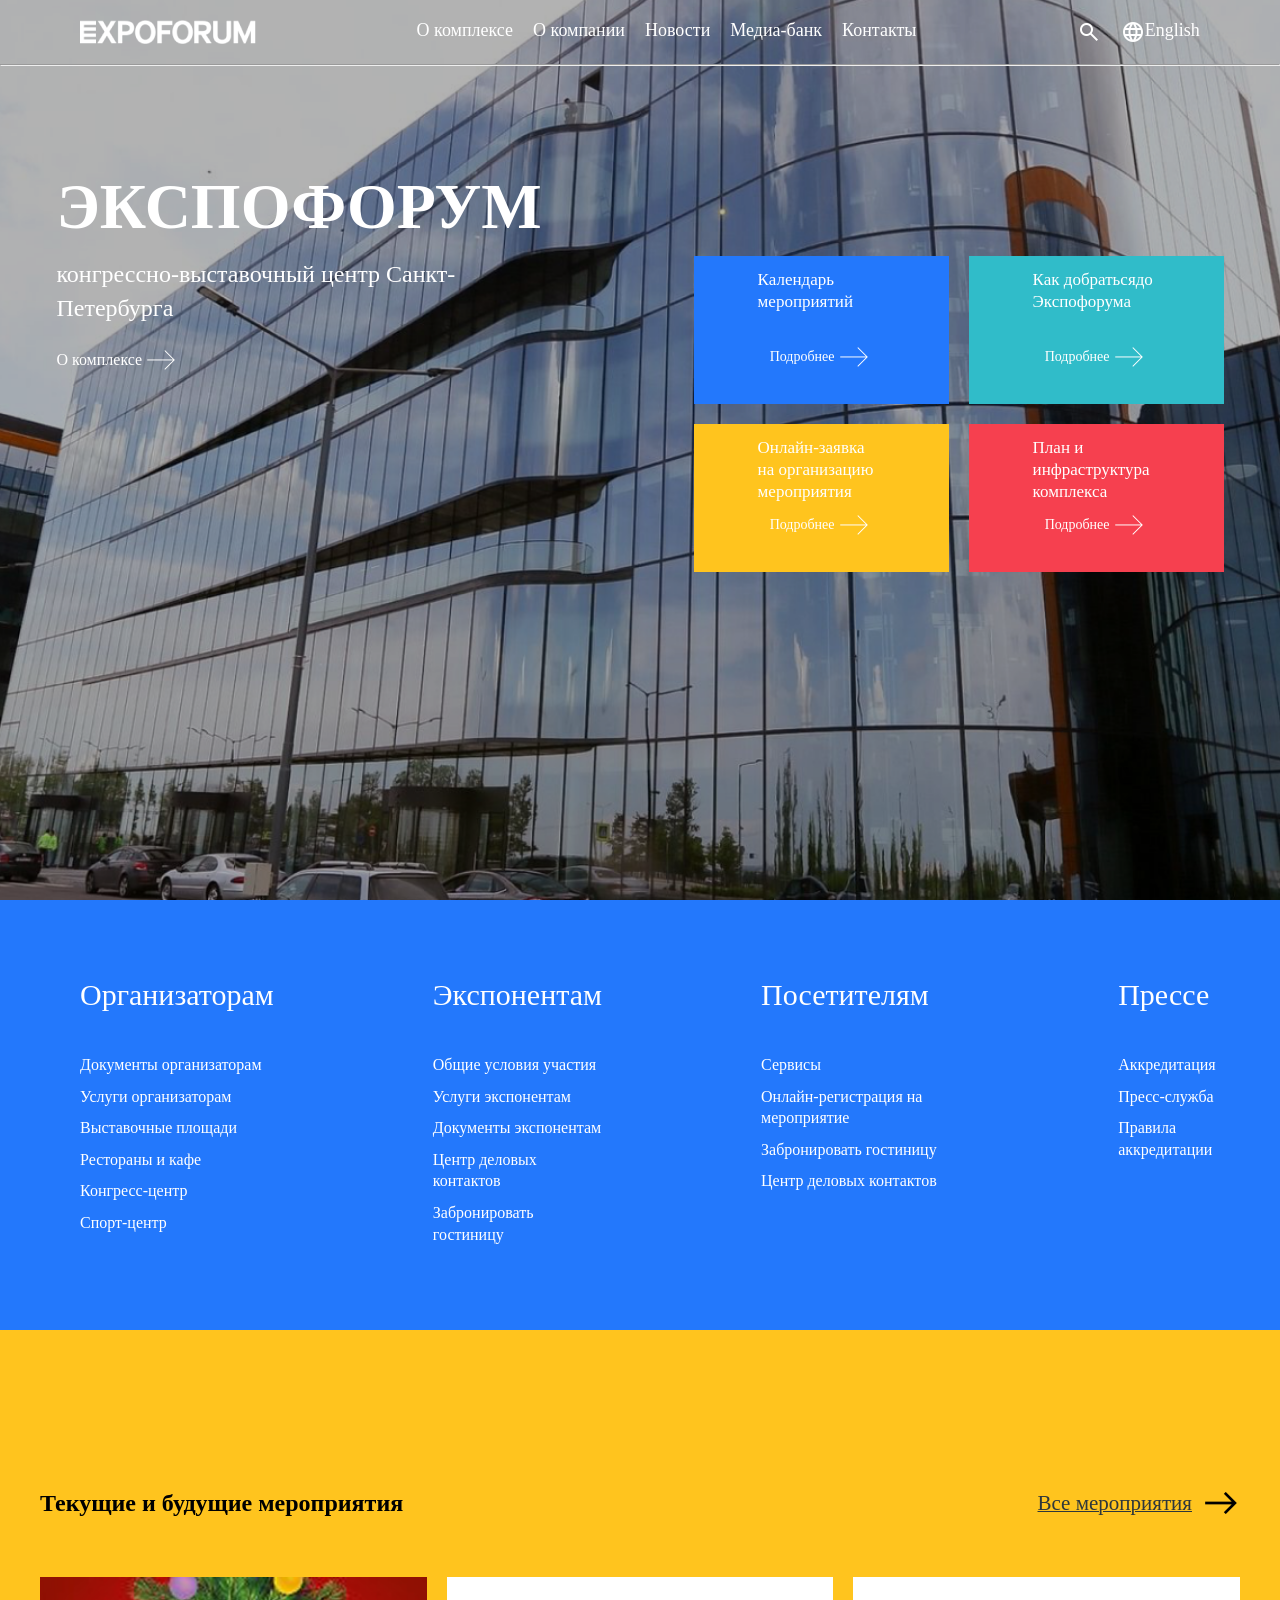
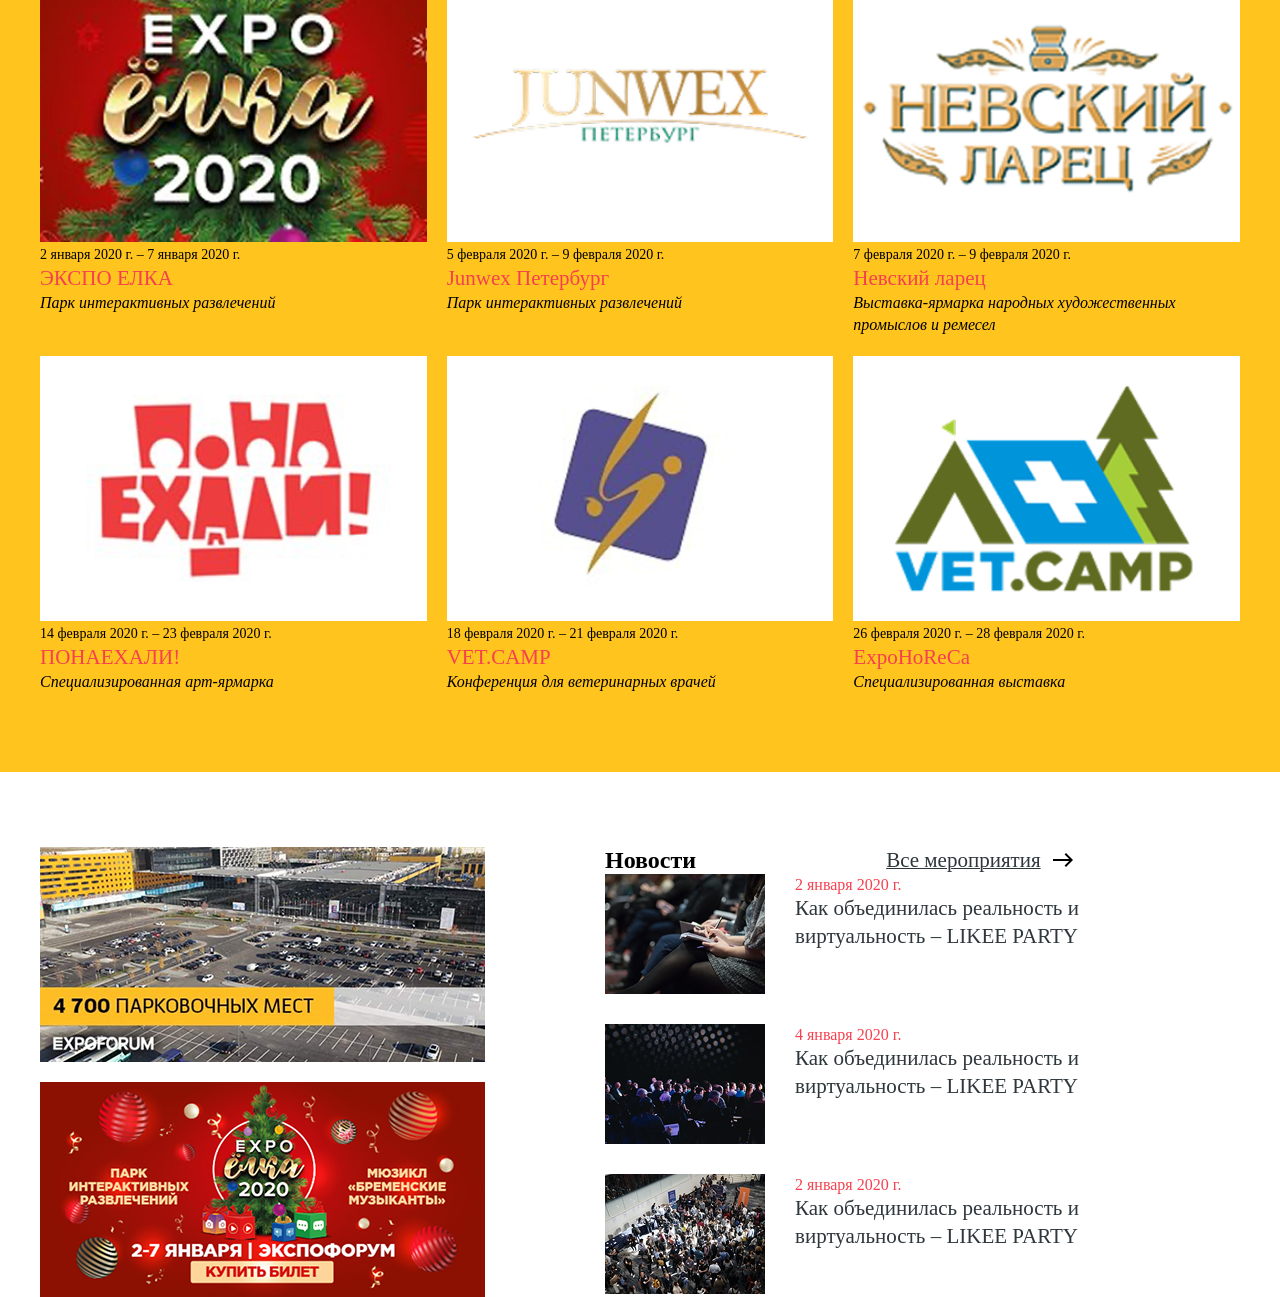
<file: index.html>
<!DOCTYPE html>
<html lang="en">
<head>
    <meta charset="UTF-8">
    <meta name="viewport" content="width=device-width, initial-scale=1.0">
    <title>Document</title>
    <link rel="stylesheet" href="./style.css">


   <link rel="stylesheet" href="https://fonts.googleapis.com/css2?family=Material+Symbols+Outlined:opsz,wght,FILL,GRAD@20..48,100..700,0..1,-50..200&" />
</head>
<body>
<section class="top">

    <header>
        <nav><img src="./images/logo 1.png" alt=""></nav>
        <nav>
            <a href="">О комплексе</a>
            <a href="">О компании</a>
            <a href="">Новости</a>
            <a href="">Медиа-банк</a>
            <a href="">Контакты</a>
        </nav>
        <nav class="header-icons">
            <span class="material-symbols-outlined search">search</span>
             <div  class=""></div>

            <div class="language">
                  <span class="material-symbols-outlined">language</span>
                  <a href="">English</a>
            </div>



        </nav>


        

    </header>

    <hr>


    

        

            <div class="container">

                <div class="main">

            

            <div class="left-side">
                <div class="left">
                <h1>ЭКСПОФОРУМ</h1>
                <p>конгрессно-выставочный центр Санкт-Петербурга</p>
                <div class="right-arrow">
                    <a href="">О комплексе</a>
                    <span class="material-symbols-outlined">east</span>
                </div>

            </div>
            
            </div>

            <div class="right-side">
                <div class="right">
                <div class="right-item">
                    <h2>Календарь мероприятий</h2>
                <div class="right-arrow"><a href="">Подробнее</a>
                    <span class="material-symbols-outlined">east</span>
                </div>
            </div>
                <div class="right-item">
                    <h2>Как добратьсядо Экспофорума</h2>
                <div class="right-arrow"><a href="">Подробнее</a>
                    <span class="material-symbols-outlined">east</span>
                </div>
            </div>
                <div class="right-item">
                    <h2>Онлайн-заявка на организацию мероприятия</h2>
                <div class="right-arrow"><a href="">Подробнее</a>
                    <span class="material-symbols-outlined">east</span>
                </div>
            </div>
                <div class="right-item">
                    <h2>План и инфраструктура комплекса</h2>
                <div class="right-arrow"><a href="">Подробнее</a>
                    <span class="material-symbols-outlined">east</span>
                </div>
            </div>
                
            </div>

            </div>

        </div>
    </div>
    

</section>

<section class="info-blue">
    <div class="container">
        <div class="information">
            <ul>
                <h2>Организаторам</h2>
                <a href="">Документы организаторам</a>
                <a href="">Услуги организаторам</a>
                <a href="">Выставочные площади</a>
                <a href="">Рестораны и кафе</a>
                <a href="">Конгресс-центр</a>
                <a href="">Спорт-центр</a>
            </ul>
            <ul>
                <h2>Экспонентам </h2>
                <a href="">Общие условия участия</a>
                <a href="">Услуги экспонентам</a>
                <a href="">Документы экспонентам</a>
                <a href="">Центр деловых контактов</a>
                <a href="">Забронировать гостиницу</a>
                
            </ul>
            <ul>
                <h2>Посетителям</h2>
                <a href="">Сервисы</a>
                <a href="">Онлайн-регистрация на мероприятие </a>
                <a href="">Забронировать гостиницу</a>
                <a href="">Центр деловых контактов</a>
                
            </ul>
            <ul>
                <h2>Прессе</h2>
                <a href="">Аккредитация</a>
                <a href="">Пресс-служба</a>
                <a href="">Правила аккредитации</a>
                
            </ul>
        </div>
    </div>
</section>


<section class="products">
    <div class="container">
        <div class="head-product">
            <h2>Текущие и будущие мероприятия</h2>
            
            <div class="product-arrow">
                <a href="">Все мероприятия</a>
            <span class="material-symbols-outlined">east</span>
            </div>

            </div>

            <div class="product-elem">

                <div class="product-item">
                    <img src="./images/1.png" alt="">
                    <p>2 января 2020 г. – 7 января 2020 г.</p>
                    <h3>ЭКСПО ЕЛКА</h3>
                    <address>Парк интерактивных развлечений</address>


                </div>
                <div class="product-item">
                    <img src="./images/2.png" alt="">
                    <p>5 февраля 2020 г. – 9 февраля 2020 г.</p>
                    <h3>Junwex Петербург</h3>
                    <address>Парк интерактивных развлечений</address>


                </div>
                <div class="product-item">
                    <img src="./images/3.png" alt="">
                    <p>7 февраля 2020 г. – 9 февраля 2020 г.</p>
                    <h3>Невский ларец</h3>
                    <address>Выставка-ярмарка народных художественных промыслов и ремесел</address>


                </div>
                <div class="product-item">
                    <img src="./images/4.png" alt="">
                    <p>14 февраля 2020 г. – 23 февраля 2020 г.</p>
                    <h3>ПОНАЕХАЛИ!</h3>
                    <address>Специализированная арт-ярмарка</address>


                </div>
                <div class="product-item">
                    <img src="./images/5.png" alt="">
                    <p>18 февраля 2020 г. – 21 февраля 2020 г.</p>
                    <h3>VET.CAMP</h3>
                    <address>Конференция для ветеринарных врачей</address>


                </div>
                <div class="product-item">
                    <img src="./images/6.png" alt="">
                    <p>26 февраля 2020 г. – 28 февраля 2020 г.</p>
                    <h3>ExpoHoReCa</h3>
                    <address>Специализированная выставка</address>


                </div>
            </div>



        
    </div>
</section>


<section class="news">
    <div class="container">

        <div class="news-sides">
            <div class="news-left">
                <div class="news-left-top"></div>
                <div class="news-left-bottom"></div>
            </div>
            <div class="news-right">
                <div class="news-right-span">
                    <h2>Новости</h2>
                    <div class="news-right-arrow">
                        <a href="Все мероприятия">Все мероприятия</a>
                        <span class="material-symbols-outlined">east</span>
                        </div>

                </div>



                <div class="news-right-elem">
                    <div class="news-right-item">
                        <img src="./Архив/right-1.png" alt="">
                        <div class="news-rightitem-info">
                            <h5>2 января 2020 г.</h5>
                            <p>Как объединилась реальность и виртуальность – LIKEE PARTY</p>
                        </div>
                    </div>
                    <div class="news-right-item">
                        <img src="./Архив/right-2.png" alt="">
                        <div class="news-rightitem-info">
                            <h5>4 января 2020 г.</h5>
                            <p>Как объединилась реальность и виртуальность – LIKEE PARTY</p>
                        </div>
                    </div>
                    <div class="news-right-item">
                        <img src="./Архив/right-3.png" alt="">
                        <div class="news-rightitem-info">
                            <h5>2 января 2020 г.</h5>
                            <p>Как объединилась реальность и виртуальность – LIKEE PARTY</p>
                        </div>
                    </div>
                </div>
            </div>
        </div>


    </div>
</section>
    


  
    
</body>
</html>
</file>
<file: style.css>
* {
  margin: 0px;
  box-sizing: border-box;
}
.container {
  width: 1200px;
  margin: 0 auto;
  /* display: flex;
    justify-content: center;
    align-items: center; */
}
img {
  width: 100%;
}
.top {
  background: url(images/bgc.png) no-repeat center center / cover;
  height: 100vh;
}
header {
  display: flex;
  justify-content: space-around;
  padding: 20px 0px;
}
header .language {
  display: flex;
}
header .header-icons {
  display: flex;
  gap: 10px;
}
header nav {
  display: flex;
  gap: 20px;
}
header a {
  text-decoration: none;
  color: #fff;
  font-size: 18px;
  font-weight: 500px;
}
header span {
  color: #fff;
}
header .search {
  transition-duration: 2s;
}
a:hover {
  color: #000;
  transform: scale(1.1);
}
.search:hover {
  transform: rotate(90deg);
  color: #000;
}
.main {
  display: flex;
  justify-content: center;
  align-items: center;
  gap: 152px;
  margin-top: 90px;
}
.main .right {
  display: grid;
  grid-template-columns: repeat(2, 1fr);
  gap: 20px;
  justify-items: end;
}
.main .main-top {
  display: flex;
  justify-content: center;
  align-items: center;
}
.main .right-item {
  display: flex;
  justify-content: center;
  flex-direction: column;
  align-items: center;
  overflow: hidden;
  width: 255px;
  height: 148px;
}
.main h2 {
  font-family: Plumb;
  font-weight: 500;
  font-size: 17px;
  line-height: 130%;
  letter-spacing: -1%;
  color: #fff;
  width: 127px;
  height: 54px;
  opacity: 1;
}
.right-item:nth-child(1) {
  background-color: #2378FC;
}
.right-item:nth-child(2) {
  background-color: #30BCC9;
}
.right-item:nth-child(3) {
  background-color: #FFC41E;
}
.right-item:nth-child(4) {
  background-color: #F6404F;
}
.right-arrow {
  display: flex;
  justify-content: flex-start;
  justify-items: flex-start;
  align-items: center;
  padding: 15px 0px;
}
.right-arrow a {
  font-family: Circe;
  font-weight: 400;
  font-size: 14px;
  line-height: 135%;
  letter-spacing: 0%;
  color: #fff;
  text-decoration: none;
}
.right-arrow span {
  color: #fff;
  font-size: 38px;
  font-weight: 500;
  font-weight: lighter;
}
.left h1 {
  font-family: Plumb;
  font-weight: 700;
  font-size: 64px;
  line-height: 160%;
  letter-spacing: 0%;
  text-transform: uppercase;
  color: #fff;
}
.left p {
  font-family: Circe;
  font-weight: 400;
  font-size: 24px;
  line-height: 140%;
  letter-spacing: 0%;
  color: #fff;
  width: 400px;
}
.left a {
  font-family: Circe;
  font-weight: 400;
  font-size: 16px;
  line-height: 135%;
  letter-spacing: 0%;
  color: #fff;
}
.left .left-arrow {
  display: flex;
  justify-content: flex-start;
  align-items: center;
  gap: 10px;
  padding: 15px 0px;
}
.left-side {
  display: flex;
  align-self: flex-start;
}
.right-side {
  display: flex;
  margin-top: 100px;
}
.info-blue {
  background-color: #2378FC;
  display: flex;
}
.info-blue .information {
  display: flex;
  flex-direction: row;
  justify-content: center;
  gap: 119px;
  margin-block: 75px;
}
.info-blue .information h2 {
  padding-bottom: 30px;
  font-family: Plumb;
  font-weight: 500;
  font-size: 30px;
  leading-trim: NONE;
  line-height: 130%;
  letter-spacing: -1%;
  color: #fff;
}
.info-blue .information a {
  display: block;
  font-family: Circe;
  font-weight: 400;
  font-size: 16px;
  leading-trim: NONE;
  line-height: 135%;
  letter-spacing: 0%;
  color: #fff;
  text-decoration: none;
  margin-block: 10px;
}
.info-blue a:hover {
  color: gold;
  text-decoration: underline;
  transform: scale(1.05);
}
.product-arrow {
  display: flex;
  justify-content: center;
  align-items: center;
  gap: 10px;
}
.product-arrow a {
  font-family: Plumb;
  font-weight: 500;
  font-size: 21px;
  leading-trim: NONE;
  line-height: 130%;
  letter-spacing: -1%;
  text-align: right;
  text-decoration: underline;
  text-decoration-style: solid;
  text-decoration-offset: 0%;
  text-decoration-thickness: 0%;
  color: #2E373B;
}
.product-arrow span {
  color: #010000;
  font-size: 38px;
  font-weight: 500;
  font-weight: normal;
}
.products {
  background-color: #FFC41E;
  padding-block: 79px;
}
.head-product {
  display: flex;
  justify-content: space-between;
  align-items: center;
  gap: 10px;
  padding: 75px 0px 55px 0px;
}
.product-elem {
  display: grid;
  grid-template-columns: repeat(3, 1fr);
  gap: 20px;
}
.product-elem h3 {
  font-family: Plumb;
  font-weight: 500;
  font-size: 21px;
  leading-trim: NONE;
  line-height: 130%;
  letter-spacing: -1%;
  color: #F6404F;
}
.product-elem p {
  font-family: Circe;
  font-weight: 400;
  font-size: 14px;
  leading-trim: NONE;
  line-height: 135%;
  letter-spacing: 0%;
}
.product-elem address {
  font-family: Circe;
  font-weight: 400;
  font-size: 16px;
  leading-trim: NONE;
  line-height: 135%;
  letter-spacing: 0%;
}
.news-left-top {
  width: 445px;
  height: 215px;
  background: url(images/ad-1.png) no-repeat center center / cover;
}
.news-left-bottom {
  width: 445px;
  height: 215px;
  background: url(images/ad-2.png) no-repeat center center / cover;
}
.news-sides {
  display: flex;
  flex-direction: row;
  gap: 120px;
}
.news-sides .news-left {
  display: flex;
  flex-direction: column;
  gap: 20px;
}
.news-right-arrow {
  display: flex;
  justify-content: flex-start;
  justify-items: flex-start;
  align-items: center;
  gap: 10px;
}
.news-right-span {
  display: flex;
  justify-content: space-between;
  align-items: center;
  gap: 190px;
}
.news-right-span a {
  font-family: Plumb;
  font-weight: 500;
  font-size: 21px;
  leading-trim: NONE;
  line-height: 130%;
  letter-spacing: -1%;
  text-align: right;
  text-decoration: underline;
  text-decoration-style: solid;
  text-decoration-offset: 0%;
  text-decoration-thickness: 0%;
  color: #2E373B;
}
.news-right-elem {
  display: flex;
  flex-direction: column;
  gap: 30px;
  width: 160px;
  height: 120px;
}
.news-right-item {
  display: flex;
  flex-direction: row;
  gap: 30px;
  justify-content: space-between;
}
.news-right-item h5 {
  font-family: Circe;
  font-weight: 400;
  font-size: 16px;
  leading-trim: NONE;
  line-height: 135%;
  letter-spacing: 0%;
  color: #F6404F;
}
.news-right-item p {
  width: 340px;
  font-family: Plumb;
  font-weight: 500;
  font-size: 21px;
  leading-trim: NONE;
  line-height: 130%;
  letter-spacing: -1%;
  color: #2E373B;
}
.news {
  margin-top: 75px;
}
</file>
